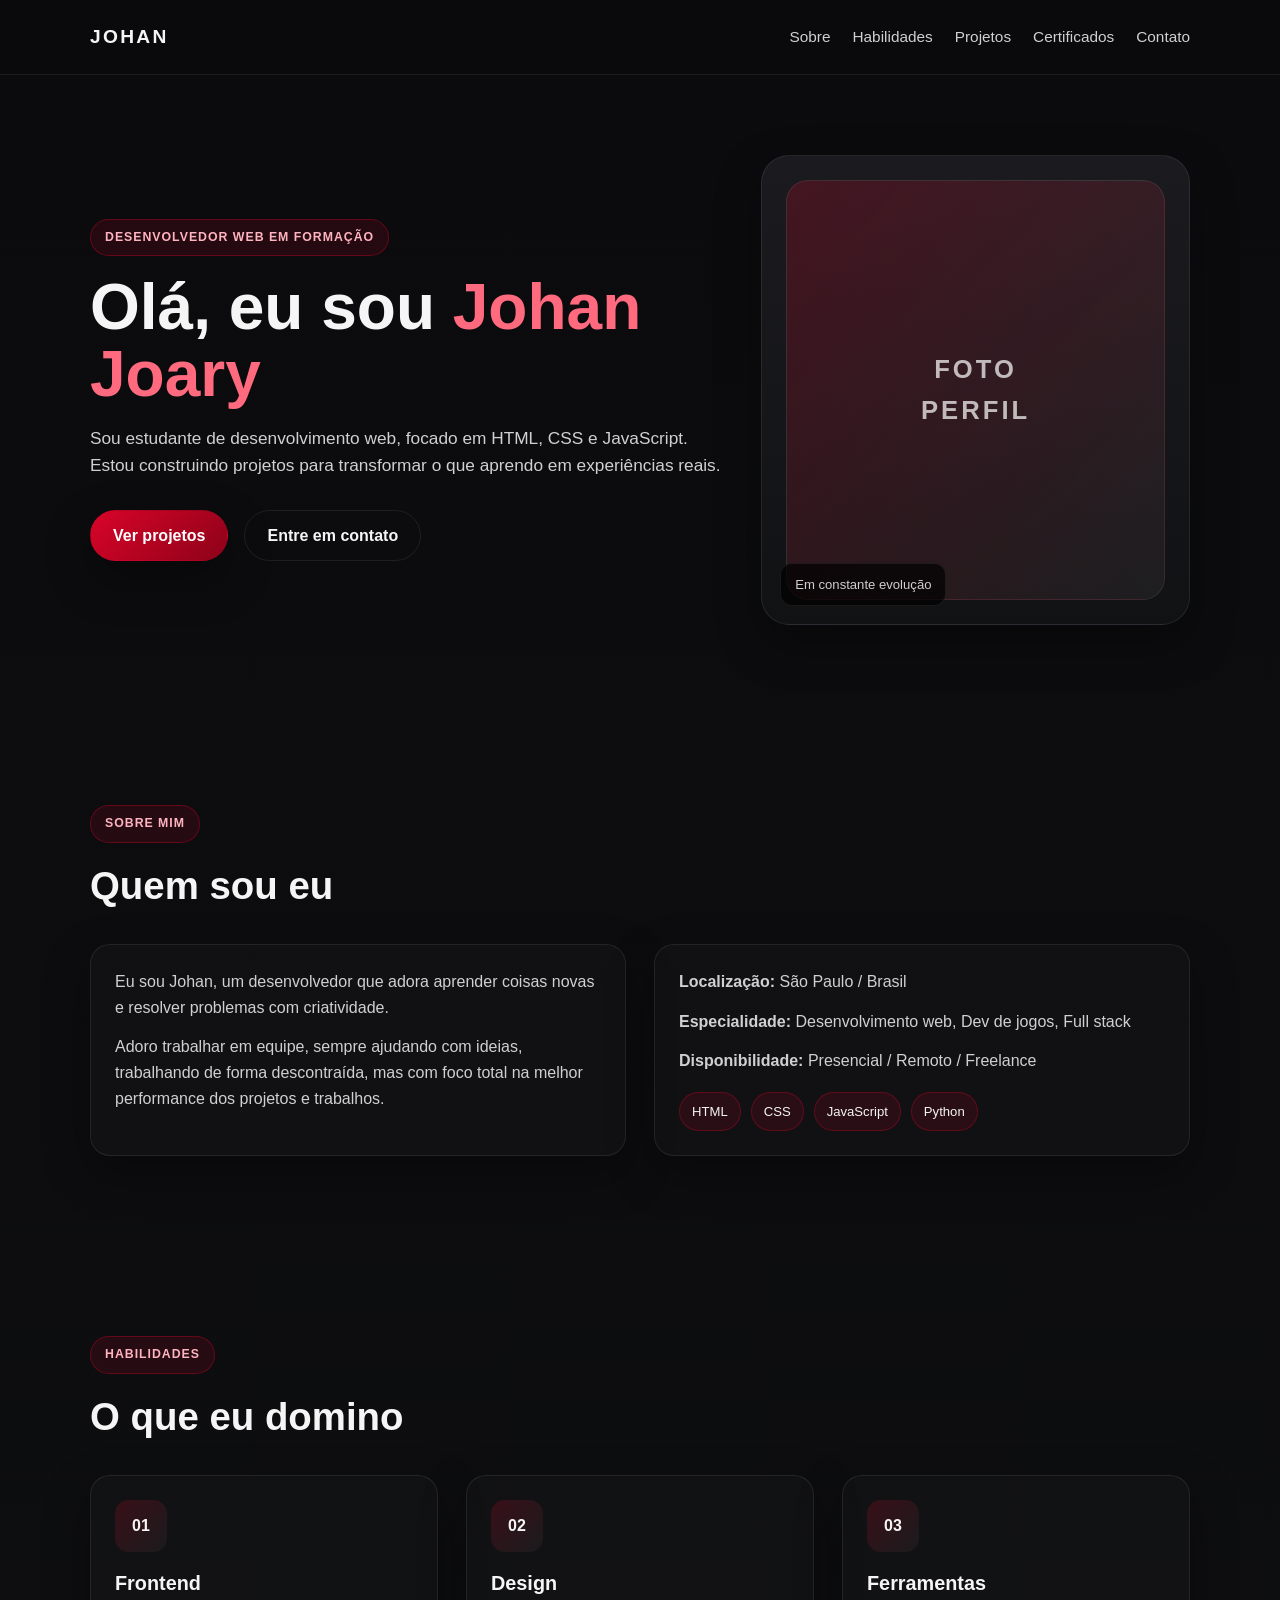
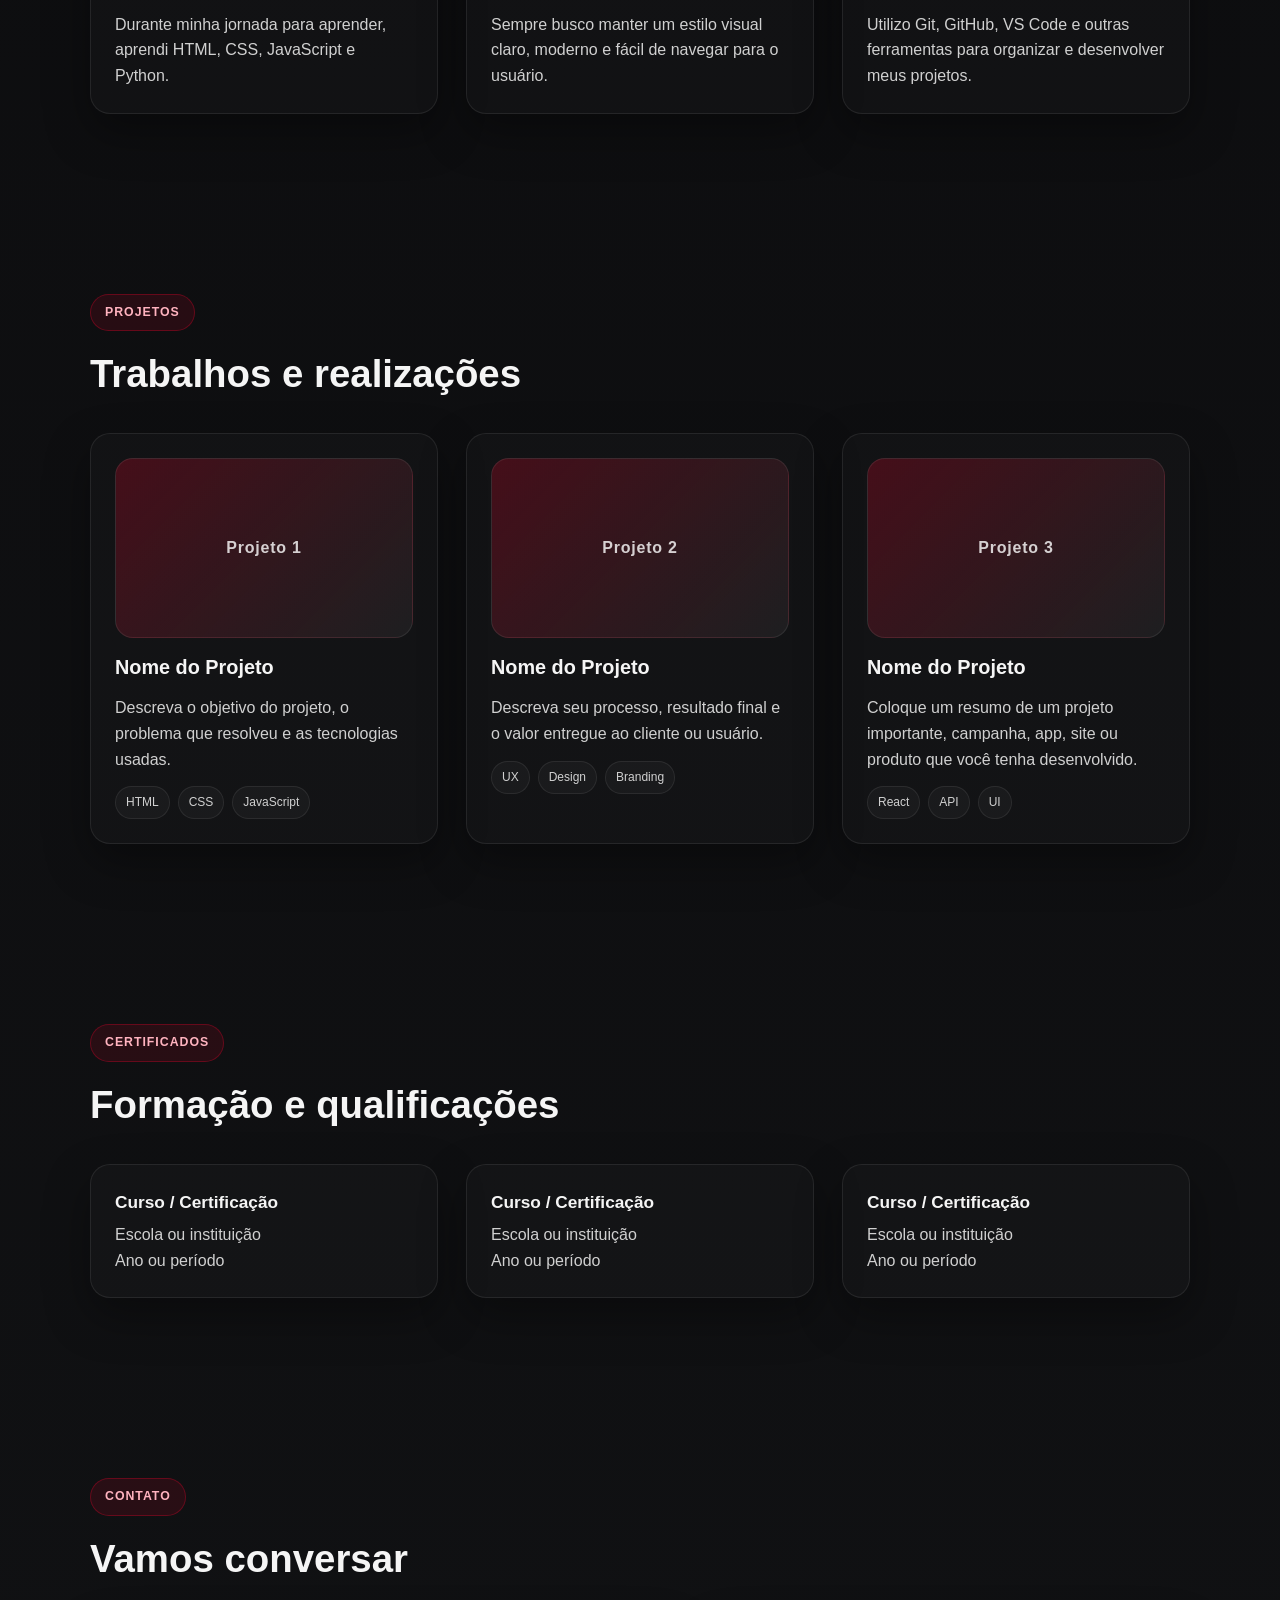
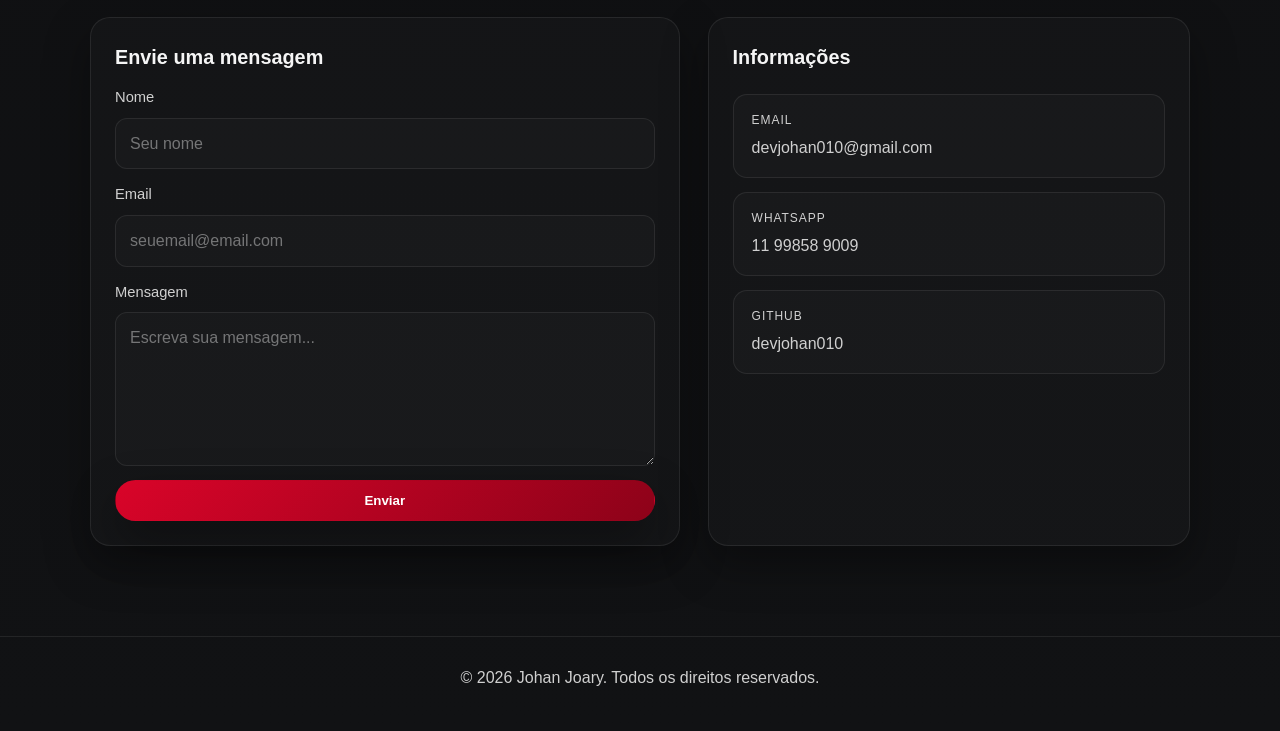
<file: Portifolio.html>
<!DOCTYPE html>
<html lang="pt-BR">
<head>
    <meta charset="UTF-8">
    <meta name="viewport" content="width=device-width, initial-scale=1.0">
    <meta name="theme-color" content="#0b0b0d">
    <title>Portfólio | Johan Joary</title>
    <link rel="stylesheet" href="style.css">
</head>
<body>
    <header class="site-header">
        <div class="container nav">
            <a href="#inicio" class="brand">Johan</a>

            <button class="nav-toggle" aria-label="Abrir menu">Menu</button>

            <nav class="nav-links" aria-label="Menu principal">
                <a href="#sobre">Sobre</a>
                <a href="#habilidades">Habilidades</a>
                <a href="#projetos">Projetos</a>
                <a href="#certificados">Certificados</a>
                <a href="#contato">Contato</a>
            </nav>
        </div>
    </header>

    <main id="inicio">
        <section class="hero">
            <div class="container hero-grid">

                <div>
                    <span class="eyebrow">
                        Desenvolvedor Web em formação
                    </span>

                    <h1>
                        Olá, eu sou <span class="highlight">Johan Joary</span>
                    </h1>

                    <p class="lead">
                        Sou estudante de desenvolvimento web, focado em
                        HTML, CSS e JavaScript. Estou construindo projetos
                        para transformar o que aprendo em experiências reais.
                    </p>

                    <div class="hero-actions">
                        <a href="#projetos" class="btn btn-primary">
                            Ver projetos
                        </a>

                        <a href="#contato" class="btn btn-secondary">
                            Entre em contato
                        </a>
                    </div>

                </div>

                <div class="profile-card">
                    <div
                        class="profile-visual"
                        aria-label="Foto de perfil"
                    ></div>

                    <div class="badge">
                        Em constante evolução
                    </div>
                </div>

            </div>
        </section>

        <section id="sobre">
            <div class="container">
                <div class="section-head">
                    <span class="eyebrow">Sobre mim</span>
                    <h2>Quem sou eu</h2>
                </div>

                <div class="about-grid">
                    <div class="info-card">
                        <p>
                            Eu sou Johan, um desenvolvedor que adora aprender coisas novas e resolver problemas com criatividade.
                        </p>
                        <p>
                            Adoro trabalhar em equipe, sempre ajudando com ideias, trabalhando de forma descontraída, mas com foco total na melhor performance dos projetos e trabalhos.
                        </p>
                    </div>

                    <div class="info-card">
                        <p><strong>Localização:</strong> São Paulo / Brasil</p>
                        <p><strong>Especialidade:</strong> Desenvolvimento web, Dev de jogos, Full stack</p>
                        <p><strong>Disponibilidade:</strong> Presencial / Remoto / Freelance</p>

                        <div class="list-inline">
                            <span class="tag">HTML</span>
                            <span class="tag">CSS</span>
                            <span class="tag">JavaScript</span>
                            <span class="tag">Python</span>
                        </div>
                    </div>
                </div>
            </div>
        </section>

        <section id="habilidades">
            <div class="container">
                <div class="section-head">
                    <span class="eyebrow">Habilidades</span>
                    <h2>O que eu domino</h2>
                </div>

                <div class="skills-grid">
                    <article class="card skill-item">
                        <div class="skill-icon">01</div>
                        <h3>Frontend</h3>
                        <p>Durante minha jornada para aprender, aprendi HTML, CSS, JavaScript e Python.</p>
                    </article>

                    <article class="card skill-item">
                        <div class="skill-icon">02</div>
                        <h3>Design</h3>
                        <p>Sempre busco manter um estilo visual claro, moderno e fácil de navegar para o usuário.</p>
                    </article>

                    <article class="card skill-item">
                        <div class="skill-icon">03</div>
                        <h3>Ferramentas</h3>
                        <p>Utilizo Git, GitHub, VS Code e outras ferramentas para organizar e desenvolver meus projetos.</p>
                    </article>
                </div>
            </div>
        </section>

        <section id="projetos">
            <div class="container">
                <div class="section-head">
                    <span class="eyebrow">Projetos</span>
                    <h2>Trabalhos e realizações</h2>
                </div>

                <div class="projects-grid">
                    <article class="card project-item">
                        <div class="project-thumb">Projeto 1</div>
                        <div>
                            <h3>Nome do Projeto</h3>
                            <p>Descreva o objetivo do projeto, o problema que resolveu e as tecnologias usadas.</p>
                        </div>
                        <div class="project-meta">
                            <span>HTML</span>
                            <span>CSS</span>
                            <span>JavaScript</span>
                        </div>
                    </article>

                    <article class="card project-item">
                        <div class="project-thumb">Projeto 2</div>
                        <div>
                            <h3>Nome do Projeto</h3>
                            <p>Descreva seu processo, resultado final e o valor entregue ao cliente ou usuário.</p>
                        </div>
                        <div class="project-meta">
                            <span>UX</span>
                            <span>Design</span>
                            <span>Branding</span>
                        </div>
                    </article>

                    <article class="card project-item">
                        <div class="project-thumb">Projeto 3</div>
                        <div>
                            <h3>Nome do Projeto</h3>
                            <p>Coloque um resumo de um projeto importante, campanha, app, site ou produto que você tenha desenvolvido.</p>
                        </div>
                        <div class="project-meta">
                            <span>React</span>
                            <span>API</span>
                            <span>UI</span>
                        </div>
                    </article>
                </div>
            </div>
        </section>

        <section id="certificados">
            <div class="container">
                <div class="section-head">
                    <span class="eyebrow">Certificados</span>
                    <h2>Formação e qualificações</h2>
                </div>

                <div class="cert-grid">
                    <article class="cert-item">
                        <strong>Curso / Certificação</strong>
                        <p>Escola ou instituição</p>
                        <p>Ano ou período</p>
                    </article>

                    <article class="cert-item">
                        <strong>Curso / Certificação</strong>
                        <p>Escola ou instituição</p>
                        <p>Ano ou período</p>
                    </article>

                    <article class="cert-item">
                        <strong>Curso / Certificação</strong>
                        <p>Escola ou instituição</p>
                        <p>Ano ou período</p>
                    </article>
                </div>
            </div>
        </section>

        <section id="contato">
            <div class="container">
                <div class="section-head">
                    <span class="eyebrow">Contato</span>
                    <h2>Vamos conversar</h2>
                </div>

                <div class="contact-grid">
                    <div class="contact-box">
                        <h3>Envie uma mensagem</h3>
                        <form class="contact-form">
                            <div class="input-group">
                                <label for="nome">Nome</label>
                                <input id="nome" type="text" placeholder="Seu nome" />
                            </div>

                            <div class="input-group">
                                <label for="email">Email</label>
                                <input id="email" type="email" placeholder="seuemail@email.com" />
                            </div>

                            <div class="input-group">
                                <label for="mensagem">Mensagem</label>
                                <textarea id="mensagem" rows="5" placeholder="Escreva sua mensagem..."></textarea>
                            </div>

                            <button type="submit" class="btn btn-primary">Enviar</button>
                        </form>
                    </div>

                    <div class="contact-box">
                        <h3>Informações</h3>
                        <div class="contact-list">
                            <div class="contact-item">
                                <span>Email</span>
                                <p>devjohan010@gmail.com</p>
                            </div>
                            <div class="contact-item">
                                <span>WhatsApp</span>
                                <p>11 99858 9009</p>
                            </div>
                            <div class="contact-item">
                                <span>GitHub</span>
                                <p>devjohan010</p>
                            </div>
                        </div>
                    </div>
                </div>
            </div>
        </section>
    </main>

    <footer>
        <div class="container">
            © <span id="year"></span> Johan Joary. Todos os direitos reservados.
        </div>
    </footer>

    <script src="script.js"></script>
</body>
</html>
</file>
<file: style.css>
:root {
    --bg: #0b0b0d;
    --bg-2: #121214;
    --panel: #18181a;
    --panel-2: #221214;
    --text: #f5f5f5;
    --muted: #d0d0d0;
    --primary: #d90429;
    --primary-dark: #8d0219;
    --primary-soft: rgba(217, 4, 41, 0.12);
    --border: rgba(255, 255, 255, 0.08);
    --shadow: 0 18px 45px rgba(0, 0, 0, 0.35);
}

* {
    box-sizing: border-box;
    margin: 0;
    padding: 0;
}

html {
    scroll-behavior: smooth;
}

body {
    font-family: Arial, Helvetica, sans-serif;
    background: linear-gradient(180deg, var(--bg) 0%, #111214 100%);
    color: var(--text);
    line-height: 1.6;
}

a {
    color: inherit;
    text-decoration: none;
}

img {
    display: block;
    max-width: 100%;
}

ul {
    list-style: none;
}

.container {
    width: min(1100px, calc(100% - 32px));
    margin: 0 auto;
}

.site-header {
    position: sticky;
    top: 0;
    z-index: 20;
    background: rgba(11, 11, 13, 0.9);
    border-bottom: 1px solid var(--border);
    backdrop-filter: blur(10px);
}

.nav {
    display: flex;
    align-items: center;
    justify-content: space-between;
    min-height: 74px;
    gap: 16px;
}

.brand {
    font-size: 1.2rem;
    font-weight: 700;
    letter-spacing: 0.12em;
    text-transform: uppercase;
    color: var(--text);
}

.nav-links {
    display: flex;
    align-items: center;
    gap: 22px;
    flex-wrap: wrap;
}

.nav-links a {
    color: var(--muted);
    transition: color 0.2s ease;
    font-size: 0.96rem;
}

.nav-links a:hover {
    color: var(--text);
}

.nav-toggle {
    display: none;
    background: transparent;
    border: 1px solid var(--border);
    color: var(--text);
    padding: 8px 12px;
    border-radius: 10px;
    cursor: pointer;
    font-size: 1rem;
}

section {
    padding: 90px 0;
}

.hero {
    padding-top: 80px;
}

.hero-grid,
.about-grid,
.skills-grid,
.projects-grid,
.cert-grid,
.contact-grid {
    display: grid;
    gap: 28px;
}

.hero-grid {
    grid-template-columns: 1.2fr 0.8fr;
    align-items: center;
}

.eyebrow {
    display: inline-block;
    padding: 8px 14px;
    border-radius: 999px;
    border: 1px solid rgba(217, 4, 41, 0.35);
    background: var(--primary-soft);
    color: #ffb3bf;
    font-size: 0.77rem;
    font-weight: 700;
    letter-spacing: 0.08em;
    text-transform: uppercase;
}

h1 {
    margin: 18px 0 16px;
    font-size: clamp(2.5rem, 5vw, 4.5rem);
    line-height: 1.05;
}

.highlight {
    color: #ff6a7f;
}

.lead {
    max-width: 650px;
    color: var(--muted);
    font-size: 1.08rem;
}

.hero-actions {
    display: flex;
    align-items: center;
    gap: 16px;
    flex-wrap: wrap;
    margin-top: 30px;
}

.btn {
    display: inline-flex;
    justify-content: center;
    align-items: center;
    padding: 12px 22px;
    border-radius: 999px;
    font-weight: 700;
    border: 1px solid transparent;
    transition: transform 0.2s ease, box-shadow 0.2s ease;
    cursor: pointer;
}

.btn:hover {
    transform: translateY(-1px);
}

.btn-primary {
    background: linear-gradient(135deg, var(--primary), var(--primary-dark));
    color: white;
    box-shadow: var(--shadow);
}

.btn-secondary {
    background: transparent;
    border-color: var(--border);
    color: var(--text);
}

.mini-stats {
    display: flex;
    gap: 16px;
    flex-wrap: wrap;
    margin-top: 28px;
}

.stat {
    min-width: 130px;
    padding: 16px 18px;
    border-radius: 18px;
    background: rgba(255, 255, 255, 0.02);
    border: 1px solid var(--border);
}

.stat strong {
    display: block;
    font-size: 1.5rem;
    color: var(--text);
}

.stat span {
    color: var(--muted);
    font-size: 0.82rem;
}

.profile-card {
    position: relative;
    padding: 24px;
    background: linear-gradient(180deg, #1b1b1f 0%, #111214 100%);
    border: 1px solid var(--border);
    border-radius: 28px;
    box-shadow: var(--shadow);
}

.profile-visual {
    min-height: 420px;
    border-radius: 22px;
    background: linear-gradient(135deg, rgba(217, 4, 41, 0.22), rgba(255, 255, 255, 0.05));
    border: 1px solid var(--border);
    display: grid;
    place-items: center;
    position: relative;
    overflow: hidden;
}

.profile-visual::before {
    content: "FOTO\A PERFIL";
    white-space: pre;
    text-align: center;
    color: rgba(255, 255, 255, 0.7);
    font-size: clamp(1.2rem, 2vw, 1.8rem);
    font-weight: 700;
    letter-spacing: 0.12em;
}

.badge {
    position: absolute;
    left: 18px;
    bottom: 18px;
    background: rgba(0, 0, 0, 0.7);
    border: 1px solid var(--border);
    border-radius: 12px;
    padding: 10px 14px;
    font-size: 0.82rem;
    color: var(--muted);
}

.section-head {
    margin-bottom: 28px;
}

.section-head h2 {
    font-size: clamp(2rem, 3vw, 2.8rem);
    margin-top: 12px;
}

.section-head p {
    color: var(--muted);
    max-width: 720px;
}

.about-grid {
    grid-template-columns: 1fr 1fr;
}

.info-card,
.card,
.contact-box,
.cert-item {
    background: rgba(255, 255, 255, 0.02);
    border: 1px solid var(--border);
    border-radius: 20px;
    padding: 24px;
    box-shadow: var(--shadow);
}

.info-card p {
    color: var(--muted);
    margin-bottom: 14px;
}

.info-card p:last-child {
    margin-bottom: 0;
}

.list-inline {
    display: flex;
    flex-wrap: wrap;
    gap: 10px;
    margin-top: 18px;
}

.tag {
    display: inline-flex;
    align-items: center;
    justify-content: center;
    padding: 8px 12px;
    border-radius: 999px;
    background: rgba(217, 4, 41, 0.12);
    border: 1px solid rgba(217, 4, 41, 0.3);
    color: var(--text);
    font-size: 0.82rem;
}

.skills-grid,
.projects-grid,
.cert-grid {
    grid-template-columns: repeat(3, minmax(0, 1fr));
}

.card h3,
.contact-box h3 {
    margin-bottom: 12px;
    font-size: 1.24rem;
}

.card p,
.contact-box p,
.cert-item p {
    color: var(--muted);
}

.skill-item {
    min-height: 200px;
}

.skill-icon {
    width: 52px;
    height: 52px;
    border-radius: 14px;
    background: linear-gradient(135deg, rgba(217, 4, 41, 0.2), rgba(255,255,255,0.04));
    display: grid;
    place-items: center;
    font-weight: 700;
    margin-bottom: 16px;
}

.project-item {
    display: flex;
    flex-direction: column;
    gap: 14px;
}

.project-thumb {
    min-height: 180px;
    border-radius: 18px;
    display: grid;
    place-items: center;
    background: linear-gradient(135deg, rgba(217, 4, 41, 0.26), rgba(255,255,255,0.05));
    border: 1px solid var(--border);
    color: rgba(255,255,255,0.8);
    font-weight: 700;
    letter-spacing: 0.05em;
}

.project-meta {
    display: flex;
    gap: 8px;
    flex-wrap: wrap;
}

.project-meta span {
    display: inline-block;
    padding: 6px 10px;
    border-radius: 999px;
    background: rgba(255, 255, 255, 0.03);
    border: 1px solid var(--border);
    color: var(--muted);
    font-size: 0.75rem;
}

.cert-item strong {
    display: block;
    margin-bottom: 6px;
    font-size: 1.08rem;
}

.contact-grid {
    grid-template-columns: 1.1fr 0.9fr;
}

.contact-form {
    display: grid;
    gap: 14px;
}

.input-group {
    display: grid;
    gap: 8px;
}

.input-group label {
    color: var(--muted);
    font-size: 0.92rem;
}

.input-group input,
.input-group textarea {
    width: 100%;
    background: rgba(255, 255, 255, 0.02);
    color: var(--text);
    border: 1px solid var(--border);
    border-radius: 12px;
    padding: 12px 14px;
    font: inherit;
    resize: vertical;
}

.input-group input::placeholder,
.input-group textarea::placeholder {
    color: rgba(255,255,255,0.4);
}

.contact-list {
    display: grid;
    gap: 14px;
    margin-top: 20px;
}

.contact-item {
    padding: 16px 18px;
    border-radius: 14px;
    background: rgba(255,255,255,0.02);
    border: 1px solid var(--border);
}

.contact-item span {
    display: block;
    color: var(--muted);
    margin-bottom: 5px;
    font-size: 0.75rem;
    letter-spacing: 0.08em;
    text-transform: uppercase;
}

footer {
    padding: 28px 0 40px;
    border-top: 1px solid var(--border);
    color: var(--muted);
    text-align: center;
}

@media (max-width: 900px) {
    .hero-grid,
    .about-grid,
    .skills-grid,
    .projects-grid,
    .cert-grid,
    .contact-grid {
        grid-template-columns: 1fr;
    }

    .nav {
        position: relative;
        flex-wrap: wrap;
        padding: 14px 0;
    }

    .nav-toggle {
        display: inline-block;
    }

    .nav-links {
        display: none;
        width: 100%;
        flex-direction: column;
        align-items: flex-start;
        padding: 12px 0 4px;
        gap: 12px;
    }

    .nav-links.open {
        display: flex;
    }
}

@media (max-width: 560px) {
    section {
        padding: 72px 0;
    }

    .hero-actions {
        flex-direction: column;
        align-items: stretch;
    }

    .btn {
        width: 100%;
    }

    .mini-stats {
        flex-direction: column;
    }

    .stat {
        width: 100%;
    }
}
</file>
